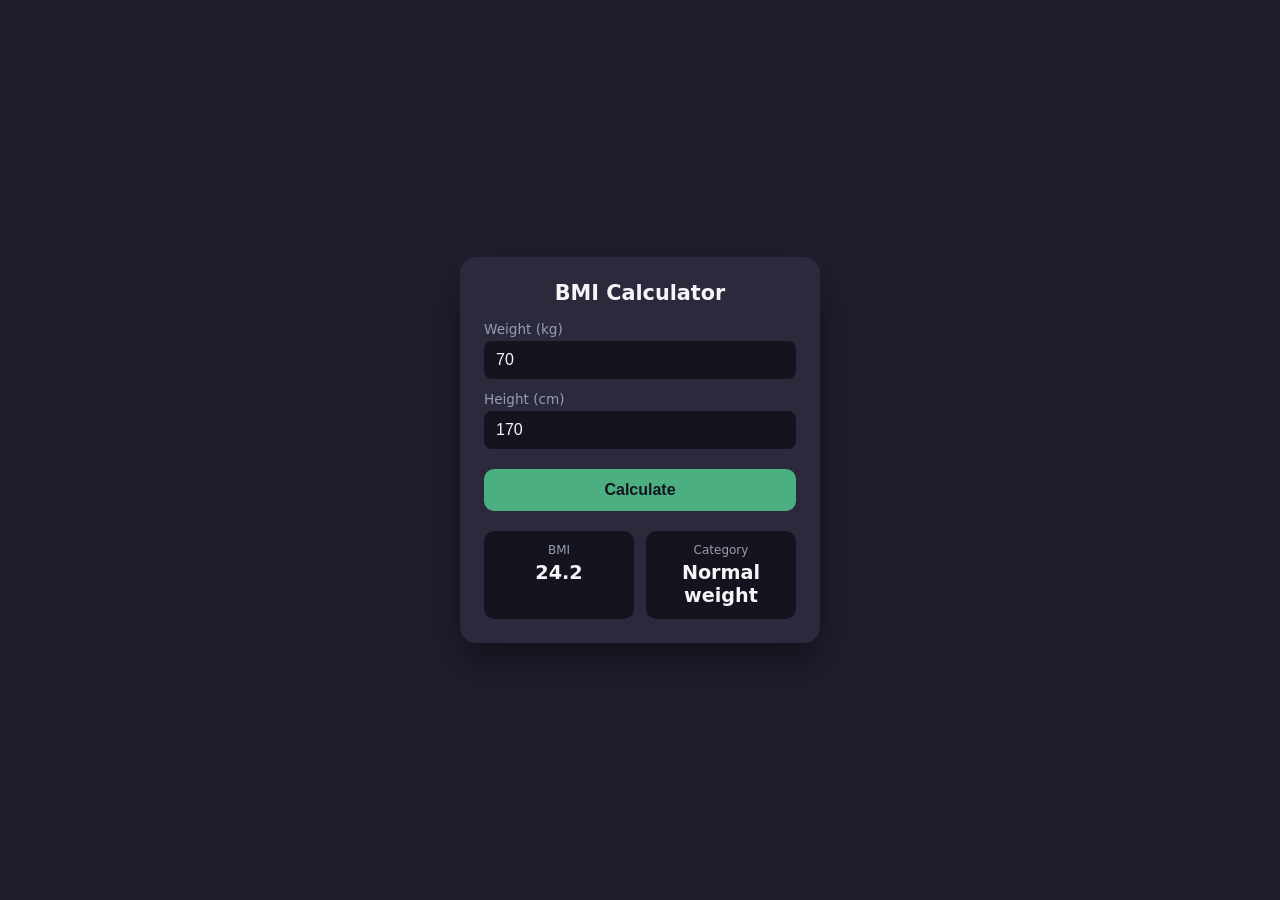
<file: utils/bmi-calculator/index.html>
<!DOCTYPE html>
<html lang="en">
<head>
  <meta charset="UTF-8" />
  <meta name="viewport" content="width=device-width, initial-scale=1.0" />
  <title>BMI Calculator</title>
  <link rel="stylesheet" href="style.css" />
</head>
<body>
  <main class="card" role="application" aria-label="BMI Calculator">
    <h1>BMI Calculator</h1>

    <label for="weight">Weight (kg)</label>
    <input id="weight" type="number" min="0" step="any" value="70" />

    <label for="height">Height (cm)</label>
    <input id="height" type="number" min="0" step="any" value="170" />

    <button id="calculate">Calculate</button>

    <div class="result">
      <div>
        <span class="result-label">BMI</span>
        <span id="bmi" class="result-value">0</span>
      </div>
      <div>
        <span class="result-label">Category</span>
        <span id="category" class="result-value">-</span>
      </div>
    </div>
  </main>
  <script src="bmi.js"></script>
</body>
</html>
</file>
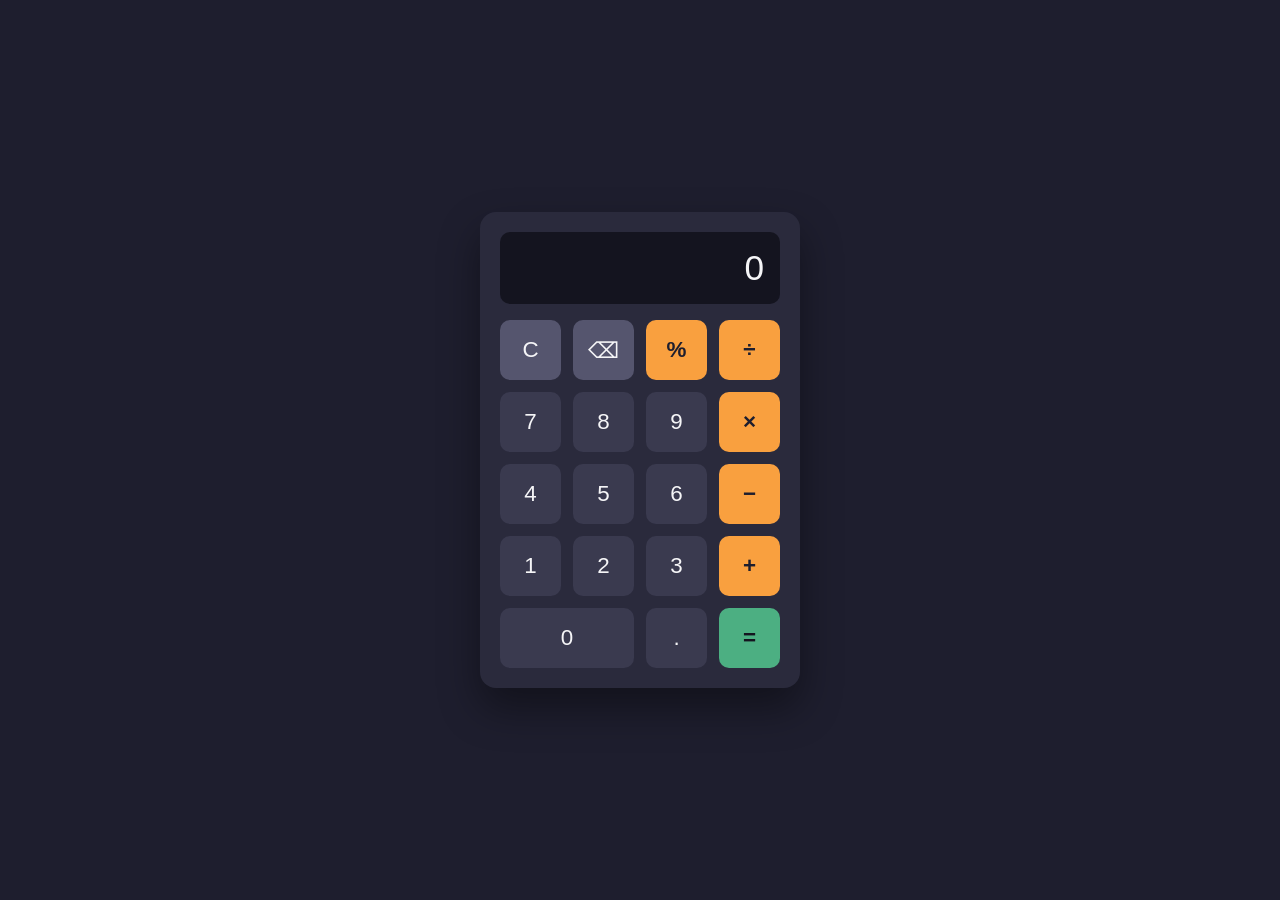
<file: utils/calculator/index.html>
<!DOCTYPE html>
<html lang="en">
<head>
  <meta charset="UTF-8" />
  <meta name="viewport" content="width=device-width, initial-scale=1.0" />
  <title>Simple Calculator</title>
  <link rel="stylesheet" href="style.css" />
</head>
<body>
  <main class="calculator" role="application" aria-label="Calculator">
    <input
      id="display"
      class="display"
      type="text"
      value="0"
      readonly
      aria-live="polite"
    />
    <div class="keys">
      <button class="key key--action" data-action="clear">C</button>
      <button class="key key--action" data-action="delete">⌫</button>
      <button class="key key--operator" data-operator="%">%</button>
      <button class="key key--operator" data-operator="/">÷</button>

      <button class="key" data-digit="7">7</button>
      <button class="key" data-digit="8">8</button>
      <button class="key" data-digit="9">9</button>
      <button class="key key--operator" data-operator="*">×</button>

      <button class="key" data-digit="4">4</button>
      <button class="key" data-digit="5">5</button>
      <button class="key" data-digit="6">6</button>
      <button class="key key--operator" data-operator="-">−</button>

      <button class="key" data-digit="1">1</button>
      <button class="key" data-digit="2">2</button>
      <button class="key" data-digit="3">3</button>
      <button class="key key--operator" data-operator="+">+</button>

      <button class="key key--zero" data-digit="0">0</button>
      <button class="key" data-digit=".">.</button>
      <button class="key key--equals" data-action="equals">=</button>
    </div>
  </main>
  <script src="calculator.js"></script>
</body>
</html>
</file>
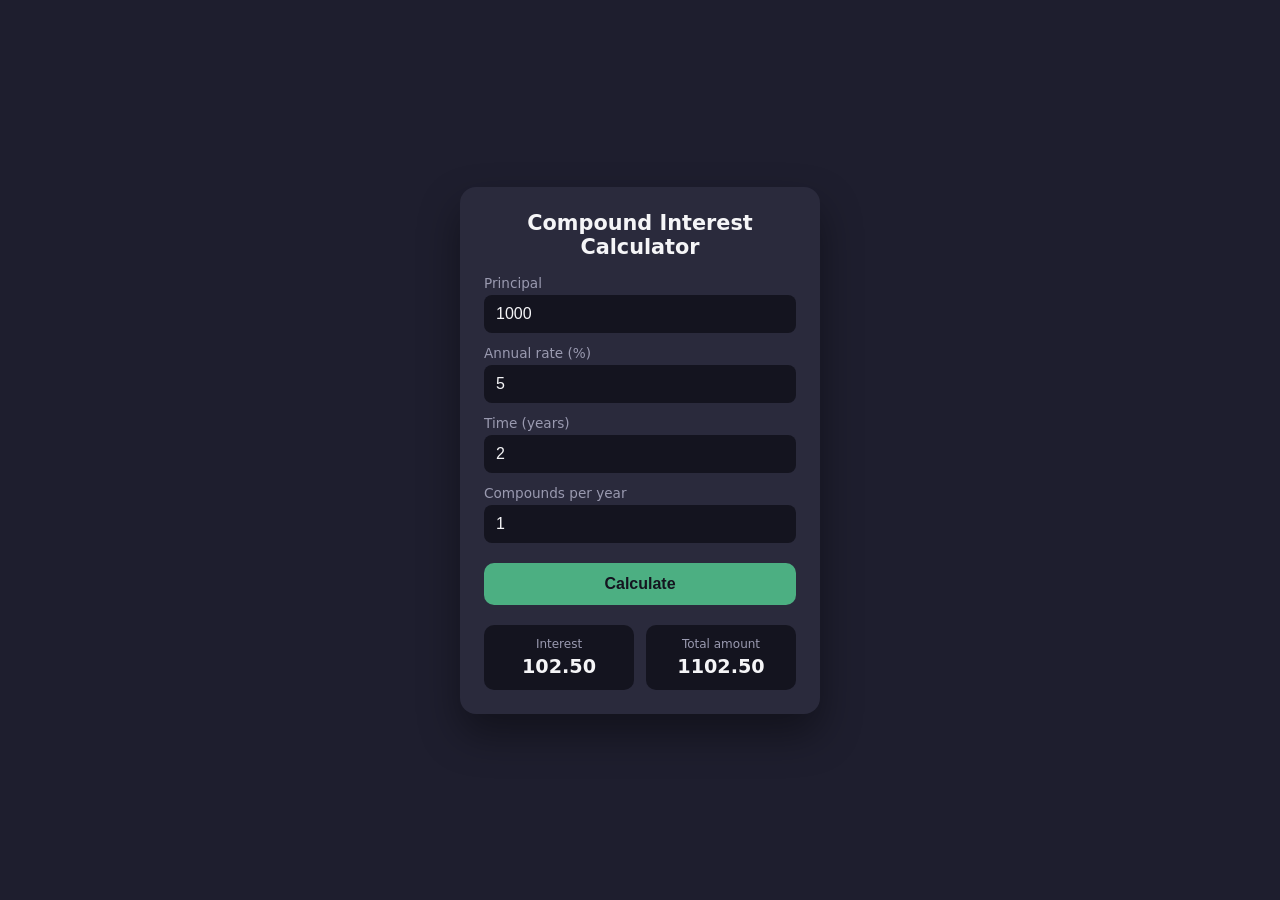
<file: utils/compound-interest-calculator/index.html>
<!DOCTYPE html>
<html lang="en">
<head>
  <meta charset="UTF-8" />
  <meta name="viewport" content="width=device-width, initial-scale=1.0" />
  <title>Compound Interest Calculator</title>
  <link rel="stylesheet" href="style.css" />
</head>
<body>
  <main class="card" role="application" aria-label="Compound Interest Calculator">
    <h1>Compound Interest Calculator</h1>

    <label for="principal">Principal</label>
    <input id="principal" type="number" min="0" step="any" value="1000" />

    <label for="rate">Annual rate (%)</label>
    <input id="rate" type="number" min="0" step="any" value="5" />

    <label for="time">Time (years)</label>
    <input id="time" type="number" min="0" step="any" value="2" />

    <label for="frequency">Compounds per year</label>
    <input id="frequency" type="number" min="1" step="1" value="1" />

    <button id="calculate">Calculate</button>

    <div class="result">
      <div>
        <span class="result-label">Interest</span>
        <span id="interest" class="result-value">0</span>
      </div>
      <div>
        <span class="result-label">Total amount</span>
        <span id="total" class="result-value">0</span>
      </div>
    </div>
  </main>
  <script src="compound-interest.js"></script>
</body>
</html>
</file>
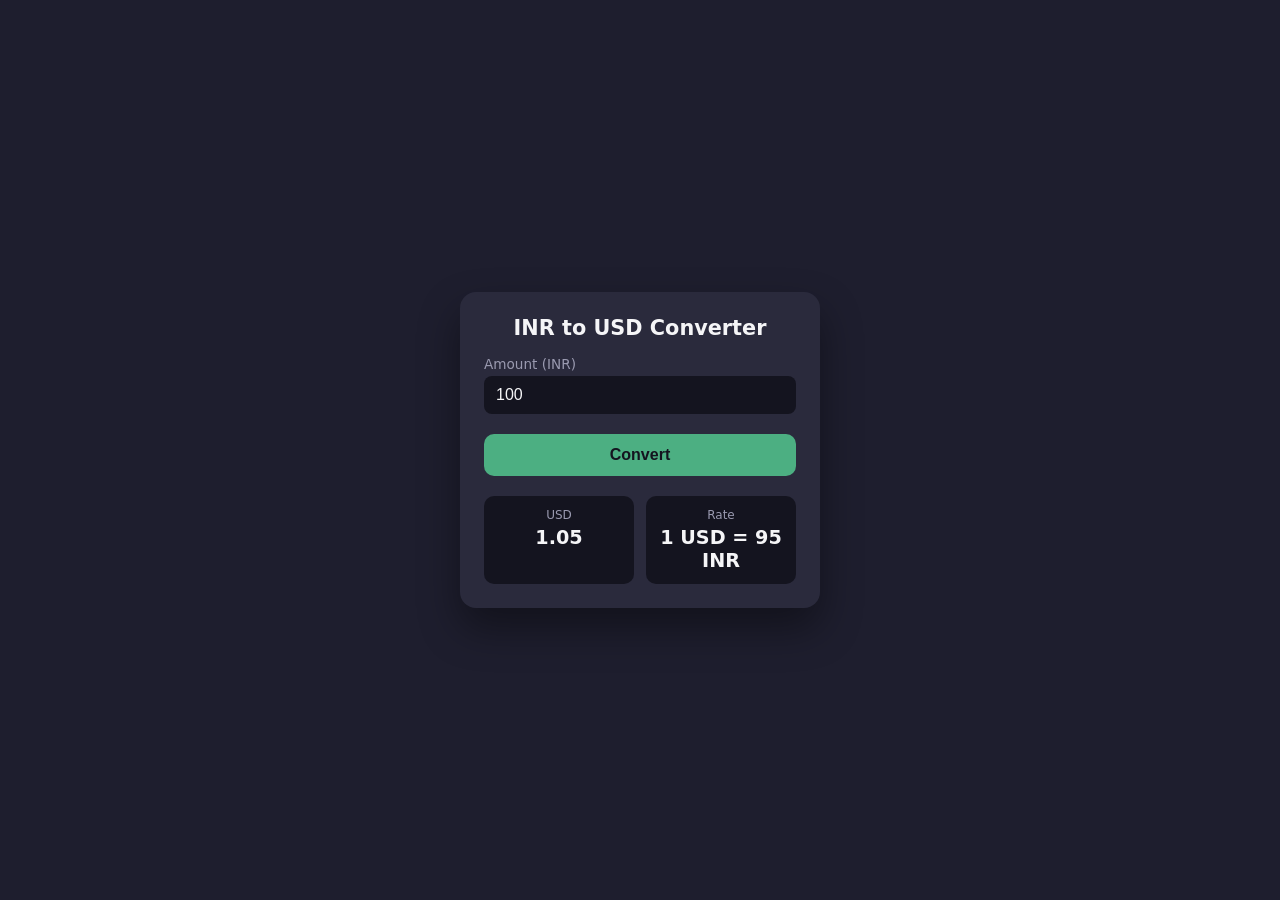
<file: utils/inr-usd-converter/index.html>
<!DOCTYPE html>
<html lang="en">
<head>
  <meta charset="UTF-8" />
  <meta name="viewport" content="width=device-width, initial-scale=1.0" />
  <title>INR to USD Converter</title>
  <link rel="stylesheet" href="style.css" />
</head>
<body>
  <main class="card" role="application" aria-label="INR to USD Converter">
    <h1>INR to USD Converter</h1>

    <label for="inr">Amount (INR)</label>
    <input id="inr" type="number" min="0" step="any" value="100" />

    <button id="calculate">Convert</button>

    <div class="result">
      <div>
        <span class="result-label">USD</span>
        <span id="usd" class="result-value">0</span>
      </div>
      <div>
        <span class="result-label">Rate</span>
        <span id="rate" class="result-value">1 USD = 95 INR</span>
      </div>
    </div>
  </main>
  <script src="inr-usd.js"></script>
</body>
</html>
</file>
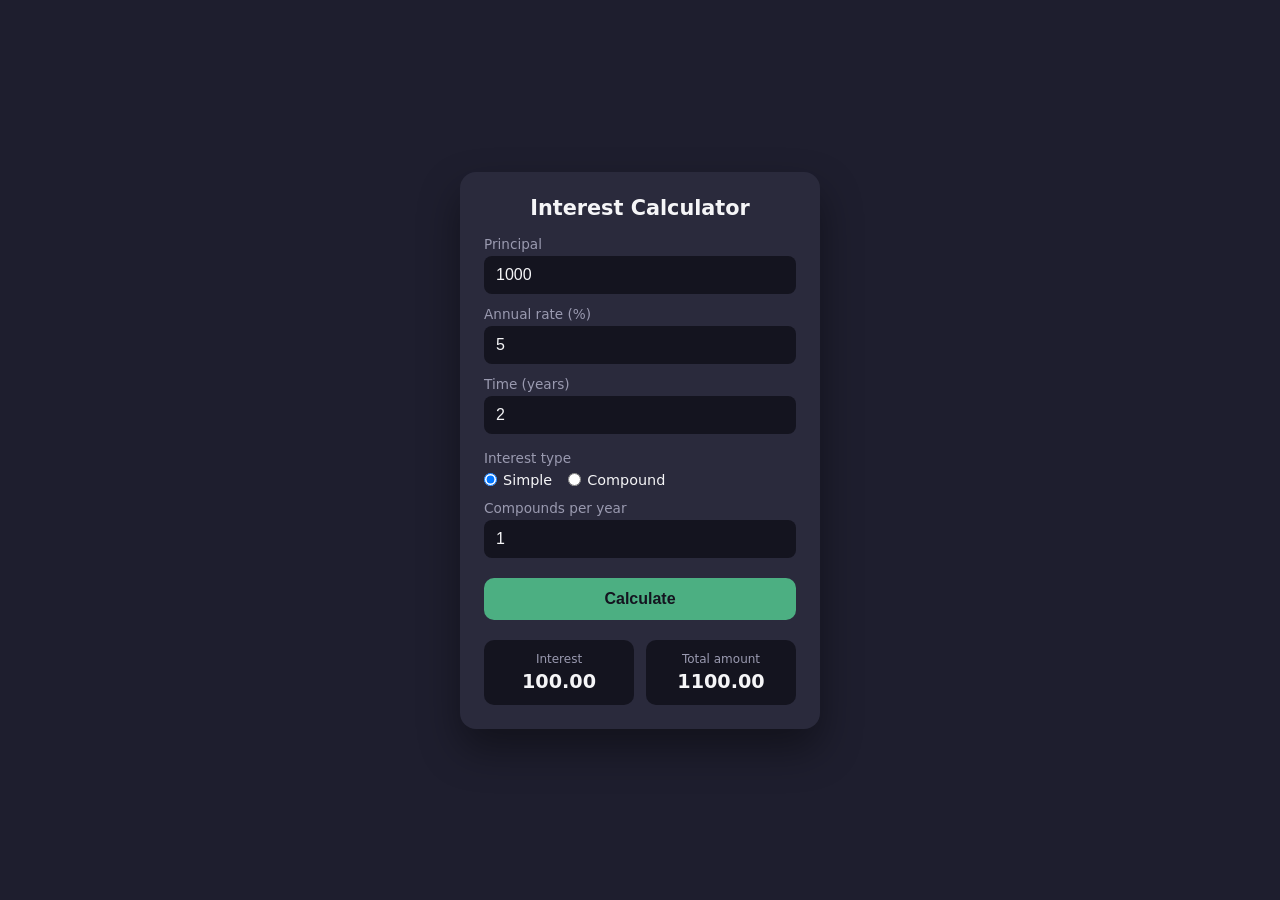
<file: utils/interest-calculator/index.html>
<!DOCTYPE html>
<html lang="en">
<head>
  <meta charset="UTF-8" />
  <meta name="viewport" content="width=device-width, initial-scale=1.0" />
  <title>Interest Calculator</title>
  <link rel="stylesheet" href="style.css" />
</head>
<body>
  <main class="card" role="application" aria-label="Interest Calculator">
    <h1>Interest Calculator</h1>

    <label for="principal">Principal</label>
    <input id="principal" type="number" min="0" step="any" value="1000" />

    <label for="rate">Annual rate (%)</label>
    <input id="rate" type="number" min="0" step="any" value="5" />

    <label for="time">Time (years)</label>
    <input id="time" type="number" min="0" step="any" value="2" />

    <fieldset class="mode">
      <legend>Interest type</legend>
      <label>
        <input type="radio" name="mode" value="simple" checked />
        Simple
      </label>
      <label>
        <input type="radio" name="mode" value="compound" />
        Compound
      </label>
    </fieldset>

    <div class="compound-only">
      <label for="frequency">Compounds per year</label>
      <input id="frequency" type="number" min="1" step="1" value="1" />
    </div>

    <button id="calculate">Calculate</button>

    <div class="result">
      <div>
        <span class="result-label">Interest</span>
        <span id="interest" class="result-value">0</span>
      </div>
      <div>
        <span class="result-label">Total amount</span>
        <span id="total" class="result-value">0</span>
      </div>
    </div>
  </main>
  <script src="interest.js"></script>
</body>
</html>
</file>
<file: utils/bmi-calculator/style.css>
:root {
  --bg: #1e1e2e;
  --panel: #2a2a3c;
  --field: #14141f;
  --accent: #4caf82;
  --accent-hover: #5ec996;
  --text: #f5f5f7;
  --muted: #9a9ab0;
}

* {
  box-sizing: border-box;
  margin: 0;
  padding: 0;
}

body {
  min-height: 100vh;
  display: flex;
  align-items: center;
  justify-content: center;
  background: var(--bg);
  font-family: system-ui, -apple-system, "Segoe UI", Roboto, sans-serif;
}

.card {
  width: 360px;
  background: var(--panel);
  padding: 24px;
  border-radius: 16px;
  box-shadow: 0 20px 40px rgba(0, 0, 0, 0.4);
  color: var(--text);
}

h1 {
  font-size: 1.3rem;
  margin-bottom: 16px;
  text-align: center;
}

label {
  display: block;
  font-size: 0.85rem;
  color: var(--muted);
  margin-bottom: 4px;
  margin-top: 12px;
}

input[type="number"] {
  width: 100%;
  padding: 10px 12px;
  border: none;
  border-radius: 8px;
  background: var(--field);
  color: var(--text);
  font-size: 1rem;
}

button#calculate {
  width: 100%;
  margin-top: 20px;
  padding: 12px;
  border: none;
  border-radius: 10px;
  background: var(--accent);
  color: #14141f;
  font-size: 1rem;
  font-weight: 700;
  cursor: pointer;
  transition: background 0.15s ease, transform 0.05s ease;
}

button#calculate:hover {
  background: var(--accent-hover);
}

button#calculate:active {
  transform: scale(0.98);
}

.result {
  margin-top: 20px;
  display: flex;
  justify-content: space-between;
  gap: 12px;
}

.result > div {
  flex: 1;
  background: var(--field);
  border-radius: 10px;
  padding: 12px;
  text-align: center;
}

.result-label {
  display: block;
  font-size: 0.75rem;
  color: var(--muted);
}

.result-value {
  display: block;
  font-size: 1.2rem;
  font-weight: 700;
  margin-top: 4px;
}
</file>
<file: utils/calculator/style.css>
:root {
  --bg: #1e1e2e;
  --panel: #2a2a3c;
  --key: #3a3a4f;
  --key-hover: #46465f;
  --operator: #f9a03f;
  --operator-hover: #ffb45c;
  --equals: #4caf82;
  --equals-hover: #5ec996;
  --text: #f5f5f7;
}

* {
  box-sizing: border-box;
  margin: 0;
  padding: 0;
}

body {
  min-height: 100vh;
  display: flex;
  align-items: center;
  justify-content: center;
  background: var(--bg);
  font-family: system-ui, -apple-system, "Segoe UI", Roboto, sans-serif;
}

.calculator {
  width: 320px;
  background: var(--panel);
  padding: 20px;
  border-radius: 16px;
  box-shadow: 0 20px 40px rgba(0, 0, 0, 0.4);
}

.display {
  width: 100%;
  height: 72px;
  margin-bottom: 16px;
  padding: 0 16px;
  border: none;
  border-radius: 10px;
  background: #14141f;
  color: var(--text);
  font-size: 2.2rem;
  text-align: right;
  overflow: hidden;
}

.keys {
  display: grid;
  grid-template-columns: repeat(4, 1fr);
  gap: 12px;
}

.key {
  height: 60px;
  border: none;
  border-radius: 10px;
  background: var(--key);
  color: var(--text);
  font-size: 1.4rem;
  cursor: pointer;
  transition: background 0.15s ease, transform 0.05s ease;
}

.key:hover {
  background: var(--key-hover);
}

.key:active {
  transform: scale(0.96);
}

.key--operator {
  background: var(--operator);
  color: #1e1e2e;
  font-weight: 600;
}

.key--operator:hover {
  background: var(--operator-hover);
}

.key--action {
  background: #55556e;
}

.key--action:hover {
  background: #63637f;
}

.key--zero {
  grid-column: span 2;
}

.key--equals {
  background: var(--equals);
  color: #14141f;
  font-weight: 700;
}

.key--equals:hover {
  background: var(--equals-hover);
}
</file>
<file: utils/compound-interest-calculator/style.css>
:root {
  --bg: #1e1e2e;
  --panel: #2a2a3c;
  --field: #14141f;
  --accent: #4caf82;
  --accent-hover: #5ec996;
  --text: #f5f5f7;
  --muted: #9a9ab0;
}

* {
  box-sizing: border-box;
  margin: 0;
  padding: 0;
}

body {
  min-height: 100vh;
  display: flex;
  align-items: center;
  justify-content: center;
  background: var(--bg);
  font-family: system-ui, -apple-system, "Segoe UI", Roboto, sans-serif;
}

.card {
  width: 360px;
  background: var(--panel);
  padding: 24px;
  border-radius: 16px;
  box-shadow: 0 20px 40px rgba(0, 0, 0, 0.4);
  color: var(--text);
}

h1 {
  font-size: 1.3rem;
  margin-bottom: 16px;
  text-align: center;
}

label {
  display: block;
  font-size: 0.85rem;
  color: var(--muted);
  margin-bottom: 4px;
  margin-top: 12px;
}

input[type="number"] {
  width: 100%;
  padding: 10px 12px;
  border: none;
  border-radius: 8px;
  background: var(--field);
  color: var(--text);
  font-size: 1rem;
}

button#calculate {
  width: 100%;
  margin-top: 20px;
  padding: 12px;
  border: none;
  border-radius: 10px;
  background: var(--accent);
  color: #14141f;
  font-size: 1rem;
  font-weight: 700;
  cursor: pointer;
  transition: background 0.15s ease, transform 0.05s ease;
}

button#calculate:hover {
  background: var(--accent-hover);
}

button#calculate:active {
  transform: scale(0.98);
}

.result {
  margin-top: 20px;
  display: flex;
  justify-content: space-between;
  gap: 12px;
}

.result > div {
  flex: 1;
  background: var(--field);
  border-radius: 10px;
  padding: 12px;
  text-align: center;
}

.result-label {
  display: block;
  font-size: 0.75rem;
  color: var(--muted);
}

.result-value {
  display: block;
  font-size: 1.2rem;
  font-weight: 700;
  margin-top: 4px;
}
</file>
<file: utils/inr-usd-converter/style.css>
:root {
  --bg: #1e1e2e;
  --panel: #2a2a3c;
  --field: #14141f;
  --accent: #4caf82;
  --accent-hover: #5ec996;
  --text: #f5f5f7;
  --muted: #9a9ab0;
}

* {
  box-sizing: border-box;
  margin: 0;
  padding: 0;
}

body {
  min-height: 100vh;
  display: flex;
  align-items: center;
  justify-content: center;
  background: var(--bg);
  font-family: system-ui, -apple-system, "Segoe UI", Roboto, sans-serif;
}

.card {
  width: 360px;
  background: var(--panel);
  padding: 24px;
  border-radius: 16px;
  box-shadow: 0 20px 40px rgba(0, 0, 0, 0.4);
  color: var(--text);
}

h1 {
  font-size: 1.3rem;
  margin-bottom: 16px;
  text-align: center;
}

label {
  display: block;
  font-size: 0.85rem;
  color: var(--muted);
  margin-bottom: 4px;
  margin-top: 12px;
}

input[type="number"] {
  width: 100%;
  padding: 10px 12px;
  border: none;
  border-radius: 8px;
  background: var(--field);
  color: var(--text);
  font-size: 1rem;
}

button#calculate {
  width: 100%;
  margin-top: 20px;
  padding: 12px;
  border: none;
  border-radius: 10px;
  background: var(--accent);
  color: #14141f;
  font-size: 1rem;
  font-weight: 700;
  cursor: pointer;
  transition: background 0.15s ease, transform 0.05s ease;
}

button#calculate:hover {
  background: var(--accent-hover);
}

button#calculate:active {
  transform: scale(0.98);
}

.result {
  margin-top: 20px;
  display: flex;
  justify-content: space-between;
  gap: 12px;
}

.result > div {
  flex: 1;
  background: var(--field);
  border-radius: 10px;
  padding: 12px;
  text-align: center;
}

.result-label {
  display: block;
  font-size: 0.75rem;
  color: var(--muted);
}

.result-value {
  display: block;
  font-size: 1.2rem;
  font-weight: 700;
  margin-top: 4px;
}
</file>
<file: utils/interest-calculator/style.css>
:root {
  --bg: #1e1e2e;
  --panel: #2a2a3c;
  --field: #14141f;
  --accent: #4caf82;
  --accent-hover: #5ec996;
  --text: #f5f5f7;
  --muted: #9a9ab0;
}

* {
  box-sizing: border-box;
  margin: 0;
  padding: 0;
}

body {
  min-height: 100vh;
  display: flex;
  align-items: center;
  justify-content: center;
  background: var(--bg);
  font-family: system-ui, -apple-system, "Segoe UI", Roboto, sans-serif;
}

.card {
  width: 360px;
  background: var(--panel);
  padding: 24px;
  border-radius: 16px;
  box-shadow: 0 20px 40px rgba(0, 0, 0, 0.4);
  color: var(--text);
}

h1 {
  font-size: 1.3rem;
  margin-bottom: 16px;
  text-align: center;
}

label {
  display: block;
  font-size: 0.85rem;
  color: var(--muted);
  margin-bottom: 4px;
  margin-top: 12px;
}

input[type="number"] {
  width: 100%;
  padding: 10px 12px;
  border: none;
  border-radius: 8px;
  background: var(--field);
  color: var(--text);
  font-size: 1rem;
}

.mode {
  border: none;
  margin-top: 16px;
  display: flex;
  gap: 16px;
}

.mode legend {
  font-size: 0.85rem;
  color: var(--muted);
  margin-bottom: 6px;
}

.mode label {
  display: flex;
  align-items: center;
  gap: 6px;
  margin: 0;
  color: var(--text);
  font-size: 0.9rem;
}

.compound-only {
  margin-top: 4px;
}

button#calculate {
  width: 100%;
  margin-top: 20px;
  padding: 12px;
  border: none;
  border-radius: 10px;
  background: var(--accent);
  color: #14141f;
  font-size: 1rem;
  font-weight: 700;
  cursor: pointer;
  transition: background 0.15s ease, transform 0.05s ease;
}

button#calculate:hover {
  background: var(--accent-hover);
}

button#calculate:active {
  transform: scale(0.98);
}

.result {
  margin-top: 20px;
  display: flex;
  justify-content: space-between;
  gap: 12px;
}

.result > div {
  flex: 1;
  background: var(--field);
  border-radius: 10px;
  padding: 12px;
  text-align: center;
}

.result-label {
  display: block;
  font-size: 0.75rem;
  color: var(--muted);
}

.result-value {
  display: block;
  font-size: 1.2rem;
  font-weight: 700;
  margin-top: 4px;
}
</file>
